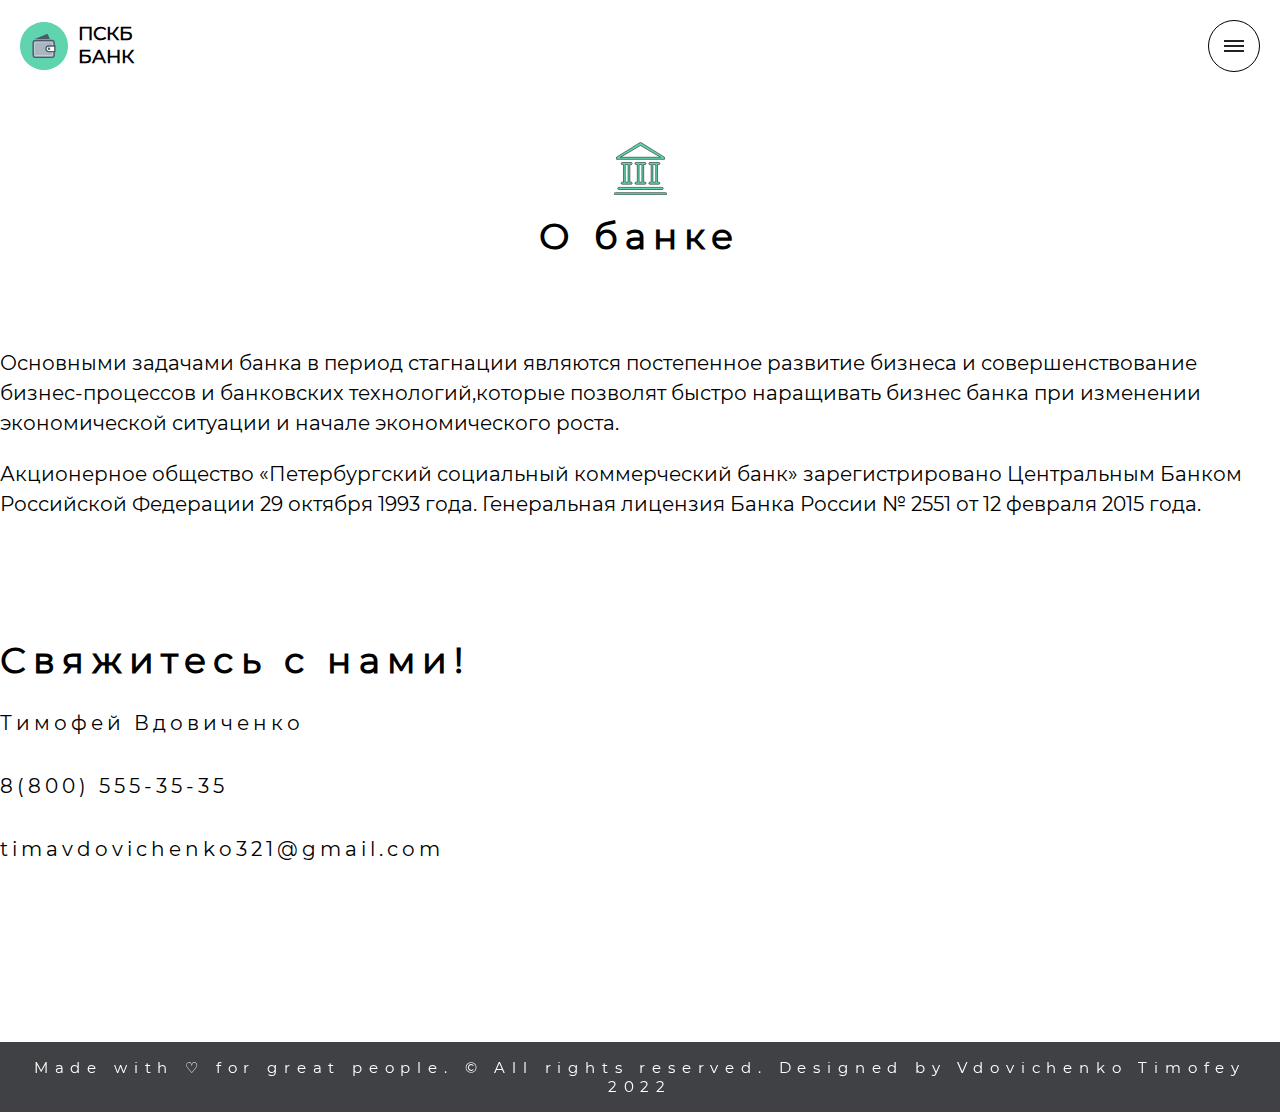
<file: about.html>
<!DOCTYPE html>
<html lang="en">
<head>
	<meta charset="UTF-8">
	<meta http-equiv="X-UA-Compatible" content="IE=edge">
	<meta name="viewport" content="width=device-width, initial-scale=1.0">
	<link rel="stylesheet" href="public/css/about.min.css">
	<link rel="icon" href="image/logo.svg">
	<title>Банк | ПСКБ</title>
</head>
<body>
	<header>
		<div class="container">
			<a class="logo" href="index.html">
				<img src="./image/logo.svg" alt="">
				<h3>ПСКБ <br> БАНК</h3>
			</a>
			<nav>
				<div class="section">
					<div class="menu-block">
						<nav class="menu-nav">
						<a class="links" href="index.html">На главную</a>
						<a class="links" href="clients.html">Клиентам</a>
						<a class="links" href="employees.html">Наши сотрудники</a>
						</nav>
						<a href="#" class="menu-btn">
						<span></span>
						</a>
					</div>
				</div>
			</nav>
		</div>
	</header>


	<div class="container">
		<div class="info">
			<div class="bank">
				<img src="./image/bank.svg" alt="">
				<div class="title">О банке</div>
			</div>
			
			<div class="tasks">Основными задачами банка в период стагнации являются постепенное развитие бизнеса и совершенствование
					бизнес-процессов и банковских технологий,которые позволят быстро наращивать бизнес банка при изменении
					экономической ситуации и начале экономического роста.
			</div>
			<div class="text">Акционерное общество «Петербургский социальный коммерческий банк»
						зарегистрировано Центральным Банком Российской Федерации
						29 октября 1993 года. Генеральная лицензия Банка России № 2551 от
						12 февраля 2015 года.
			</div>
				
			<div class="contact">
				<div class="my-contact"> 
					<div class="title">Свяжитесь с нами!</div>
					<div class="name">Тимофей Вдовиченко</div>
					<div class="tel">8(800) 555-35-35</div>
					<div class="email">timavdovichenko321@gmail.com</div>
				</div>
				

				<iframe src="https://www.google.com/maps/embed?pb=!1m18!1m12!1m3!1d1994.6940062045726!2d30.33022469785325!3d60.00356763513626!2m3!1f0!2f0!3f0!3m2!1i1024!2i768!4f13.1!3m3!1m2!1s0x46963475ee23888d%3A0x4bceadfd8a8c0ce!2z0JjQvdGB0YLQuNGC0YPRgiDRgdGA0LXQtNC90LXQs9C-INC_0YDQvtGE0LXRgdGB0LjQvtC90LDQu9GM0L3QvtCz0L4g0L7QsdGA0LDQt9C-0LLQsNC90LjRjw!5e0!3m2!1sru!2sru!4v1649060517106!5m2!1sru!2sru" width="750" height="500" style="border:0;" allowfullscreen="" loading="lazy" referrerpolicy="no-referrer-when-downgrade"></iframe>
			</div>
			
			
		</div>
		
	</div>

	<footer>
		<p class="copyright">Made with ♡ for great people. © All rights reserved. Designed by Vdovichenko Timofey 2022</p>
	</footer>



	<script src='https://cdnjs.cloudflare.com/ajax/libs/jquery/3.3.1/jquery.min.js'></script>
	<script id="rendered-js" >
$('.menu-btn').on('click', function (e) {
e.preventDefault();
$(this).toggleClass('menu-btn_active');
$('.menu-nav').toggleClass('menu-nav_active');
});
</script>
</body>
</html>
</file>
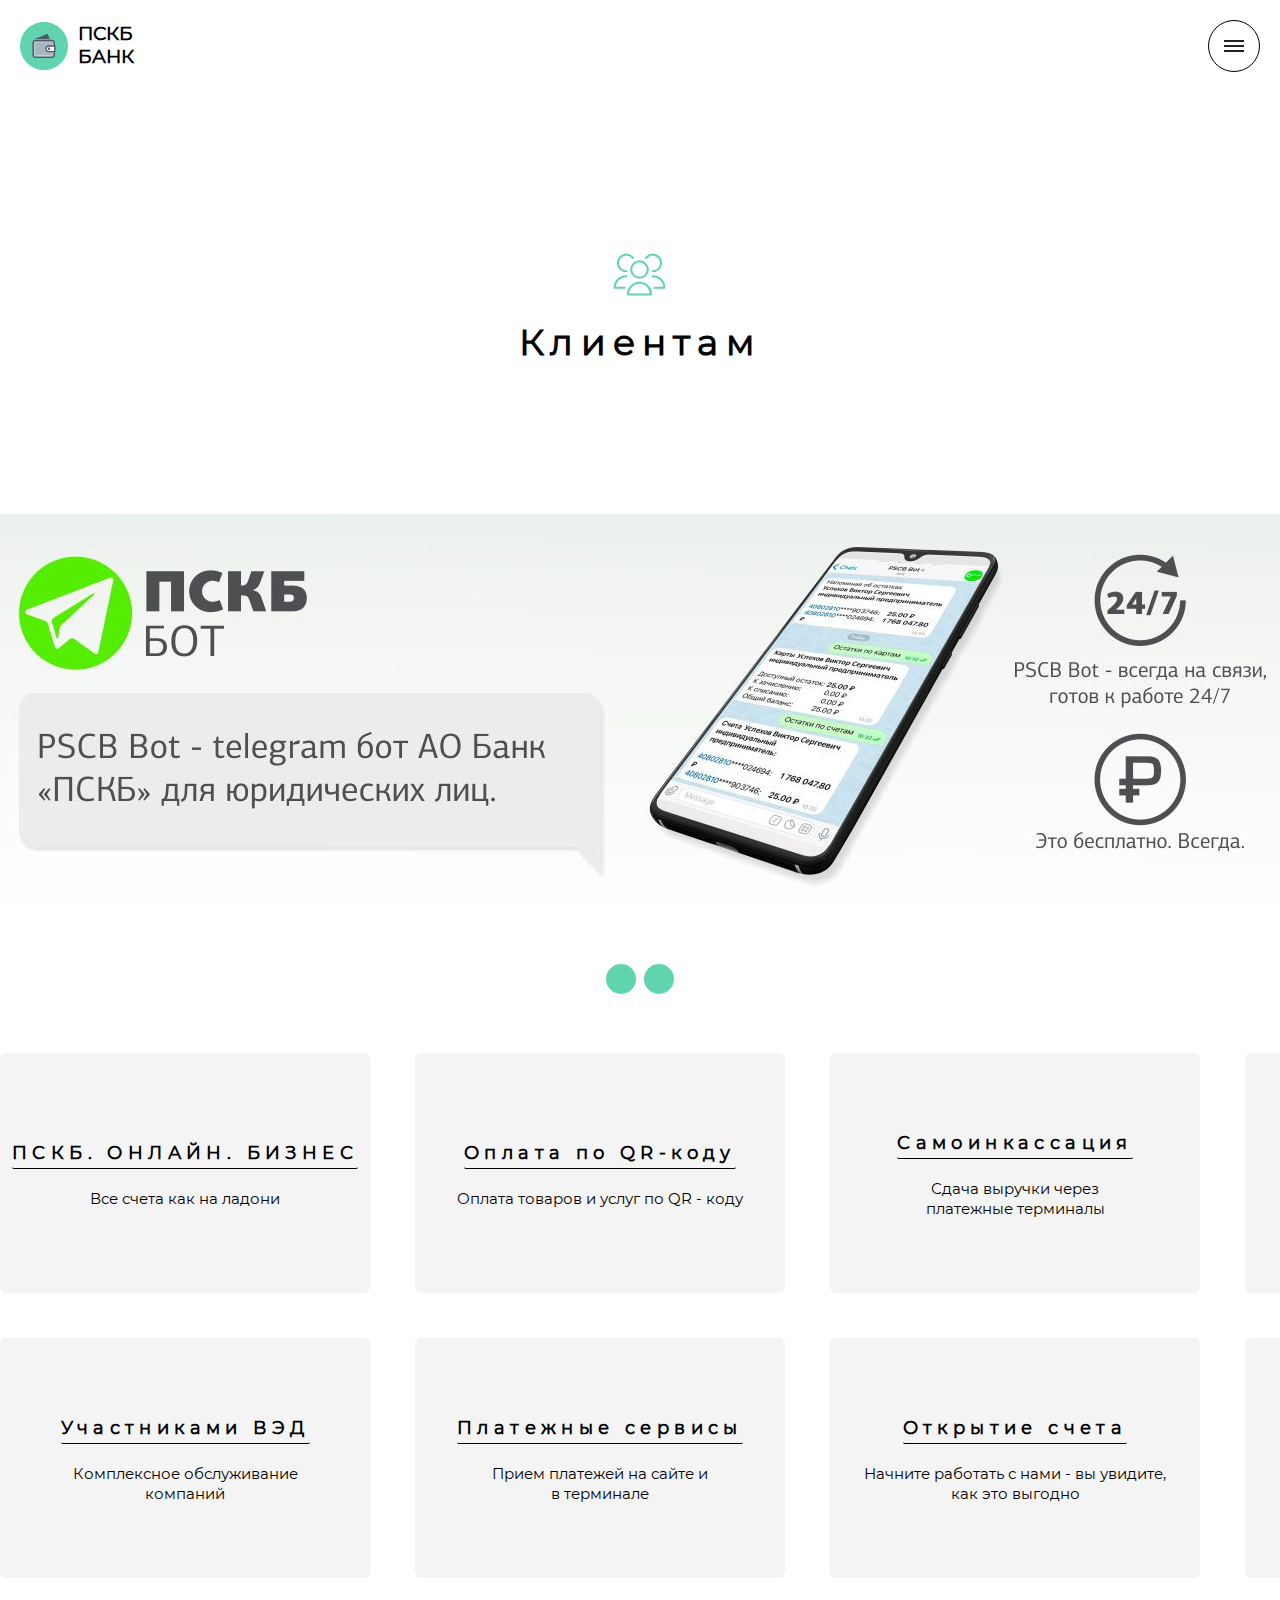
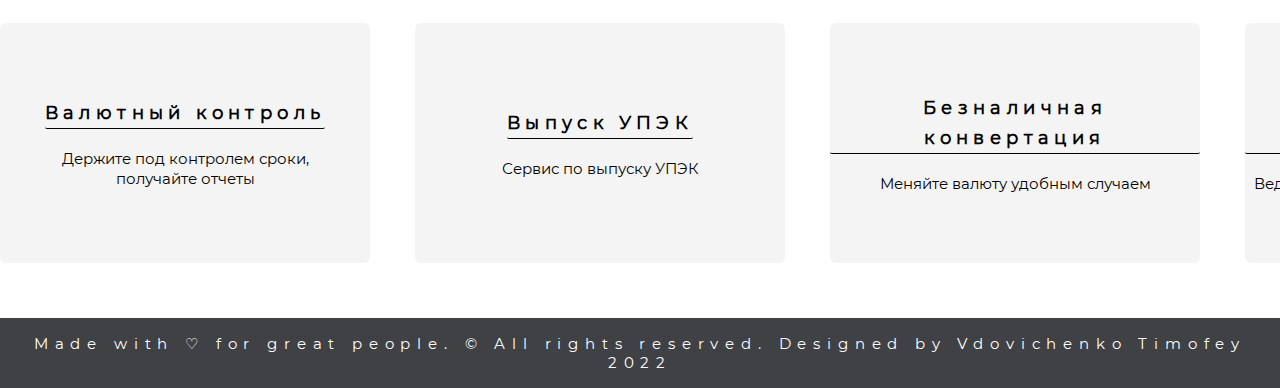
<file: clients.html>
<!DOCTYPE html>
<html lang="en">
<head>
	<meta charset="UTF-8">
	<meta http-equiv="X-UA-Compatible" content="IE=edge">
	<meta name="viewport" content="width=device-width, initial-scale=1.0">
	<link rel="stylesheet" href="public/css/clients.min.css">
	<link rel="icon" href="image/logo.svg">
	<title>Банк | ПСКБ</title>
</head>
<body>
	<header>
		<div class="container">
			<a class="logo" href="index.html">
				<img src="./image/logo.svg" alt="">
				<h3>ПСКБ <br> БАНК</h3>
			</a>
			<nav>
				<div class="section">
					<div class="menu-block">
						<nav class="menu-nav">
						<a class="links" href="about.html">О банке</a>
						<a class="links" href="index.html">На главную</a>
						<a class="links" href="employees.html">Наши сотрудники</a>
						</nav>
						<a href="#" class="menu-btn">
						<span></span>
						</a>
					</div>
				</div>
			</nav>
		</div>
	</header>

	<script src='https://cdnjs.cloudflare.com/ajax/libs/jquery/3.3.1/jquery.min.js'></script>
	<script id="rendered-js" >
$('.menu-btn').on('click', function (e) {
e.preventDefault();
$(this).toggleClass('menu-btn_active');
$('.menu-nav').toggleClass('menu-nav_active');
});
</script>
	
	<div class="container">
		<div class="info">
			<div class="bank">
				<img src="./image/people.svg" alt="">
				<div class="title">Клиентам</div>
			</div>
			
			<div class="slider">
				<div class="slider_line">
					<img src="image/baner.jpeg" alt="">
					<img src="image/banner_sbp.jpeg" alt="">
					<img src="image/payments.jpeg" alt="">
				</div>
			</div>
			<div class="slider_button">
				<button class="slider_two"></button>
				<button class="slider_one"></button>
			</div>
			
		</div>
		<div class="wrapper">
			<div class="box">
				<div class="name">ПСКБ. ОНЛАЙН. БИЗНЕС</div>
				<div class="subtitle">Все счета как на ладони </div>
			</div>
			<div class="box">
				<div class="name">Оплата по QR-коду</div>
				<div class="subtitle">Оплата товаров и услуг по QR - коду</div>
			</div>
			<div class="box">
				<div class="name">Самоинкассация</div>
				<div class="subtitle">Сдача выручки через <br>платежные терминалы</div>
			</div>
			<div class="box">
				<div class="name">Технология TAP2GO</div>
				<div class="subtitle">Прием платежей по картам </div></div>
			<div class="box">
				<div class="name">Участниками ВЭД</div>
				<div class="subtitle">Комплексное обслуживание <br>компаний</div>
			</div>
			<div class="box">
				<div class="name">Платежные сервисы</div>
				<div class="subtitle">Прием платежей на сайте и <br>в терминале</div>
			</div>
			<div class="box">
				<div class="name">Открытие счета</div>
				<div class="subtitle">Начните работать с нами - вы увидите, <br>как это выгодно</div>
			</div>
			<div class="box">
				<div class="name">Вклады и векселя</div>
				<div class="subtitle">Делайте прибыльные вклады </div>
			</div>
			<div class="box">
				<div class="name">Валютный контроль</div>
				<div class="subtitle">Держите под контролем сроки, <br>получайте отчеты</div>
			</div>
			<div class="box">
				<div class="name">Выпуск УПЭК</div>
				<div class="subtitle">Сервис по выпуску УПЭК</div>
			</div>
			<div class="box">
				<div class="name">Безналичная конвертация</div>
				<div class="subtitle">Меняйте валюту удобным случаем </div>
			</div>
			<div class="box">
				<div class="name">Международные операции</div>
				<div class="subtitle">Ведите простую с зарубежными партнерами</div>
			</div>
		</div>
	</div>

	<footer>
		<p class="copyright">Made with ♡ for great people. © All rights reserved. Designed by Vdovichenko Timofey 2022</p>
	</footer>

	<script src="js/script.js"></script>
</body>
</html>
</file>
<file: public/css/about.min.css>
@font-face{font-family:Montserrat;src:url("../../fonts/Montserrat/Montserrat-Regular.ttf")}@font-face{font-family:MontserratBold;src:url("../../fonts/Montserrat/Montserrat-SemiBold.ttf")}body{font-family:'Montserrat', sans-serif}*{margin:0;padding:0}.container{max-width:1612px;margin:0 auto}header{width:100%;height:auto}header .container{display:flex;justify-content:space-between;align-items:center;padding:20px}.logo{color:black;text-decoration:none;display:flex}.logo h3{margin-left:10px}.logo:hover{color:#3E673C}.links{margin-right:100px;text-decoration:none;color:black}.links:hover{color:#5FD4AF}.links:active{color:#3E673C}.links_button{text-decoration:none;color:black;border:1px solid;border-radius:7px;height:72px;padding:17px 43px}.links_button:hover{background:#5FD4AF}.links_button:active{background:#3E673C}.info{display:flex;flex-direction:column;align-items:center;margin-top:50px;height:100vh}.bank{display:flex;flex-direction:column;align-items:center}.title{font-family:'Montserrat';font-style:normal;font-weight:700;font-size:36px;line-height:44px;letter-spacing:0.2em;margin-top:19px;color:#000000}.video{margin-top:30px}.tasks{font-family:'Montserrat';font-size:20px;line-height:30px;margin-top:90px;color:#000000}.text{font-family:'Montserrat';font-style:normal;font-size:20px;line-height:30px;margin-top:21px;color:#000000}.contact{display:flex;flex-direction:row;width:100%;justify-content:space-between;margin-top:100px}.name{font-family:'Montserrat';font-style:normal;font-weight:400;font-size:20px;line-height:44px;letter-spacing:0.2em;margin-top:19px;color:#000000}.tel{font-family:'Montserrat';font-style:normal;font-weight:400;font-size:20px;line-height:44px;letter-spacing:0.2em;margin-top:19px;color:#000000}.email{font-family:'Montserrat';font-style:normal;font-weight:400;font-size:20px;line-height:44px;letter-spacing:0.2em;margin-top:19px;color:#000000}.menu-btn{display:block;width:50px;height:50px;background-color:#fff;border-radius:50%;position:relative;border:1px solid black}.menu-btn:hover{background:#5FD4AF}.menu-btn span,.menu-btn span::before,.menu-btn span::after{position:absolute;top:50%;margin-top:-1px;left:50%;margin-left:-10px;width:20px;height:2px;background-color:#222}.menu-btn span::before,.menu-btn span::after{content:'';display:block;transition:0.2s}.menu-btn span::before{transform:translateY(-5px)}.menu-btn span::after{transform:translateY(5px)}.menu-btn_active span:before{transform:rotate(-35deg);width:10px;transform-origin:left bottom}.menu-btn_active span:after{transform:rotate(35deg);width:10px;transform-origin:left top}.menu-block{display:flex;justify-content:center;align-items:center}.menu-nav a{text-decoration:none;color:#222;text-transform:uppercase;font-weight:100;display:inline-block;margin-right:20px;transition:1s}.menu-nav{transition:0.2s;transform:scaleX(0) translateX(0%);transform-origin:right center;opacity:0;visibility:hidden;height:50px;line-height:50px;background-color:#fff;padding-right:25px;padding-left:25px;margin-right:-25px;border-top-left-radius:50px;border-bottom-left-radius:50px}.menu-nav_active{transform:scaleX(1) translateX(0%);opacity:1;visibility:visible;border:1px solid black}footer{height:70px;background:#3F4144;display:flex;justify-content:center;align-items:center}.copyright{text-align:center;letter-spacing:0.455em;font-size:15px;color:#FFF}
/*# sourceMappingURL=about.min.css.map */
</file>
<file: public/css/clients.min.css>
@font-face{font-family:Montserrat;src:url("../../fonts/Montserrat/Montserrat-Regular.ttf")}@font-face{font-family:MontserratBold;src:url("../../fonts/Montserrat/Montserrat-SemiBold.ttf")}body{font-family:'Montserrat', sans-serif}*{margin:0;padding:0}.container{max-width:1612px;margin:0 auto}header{width:100%;height:auto}header .container{display:flex;justify-content:space-between;align-items:center;padding:20px}.logo{color:black;text-decoration:none;display:flex}.logo h3{margin-left:10px}.logo:hover{color:#3E673C}.links{margin-right:100px;text-decoration:none;color:black}.links:hover{color:#5FD4AF}.links:active{color:#3E673C}.links_button{text-decoration:none;color:black;border:1px solid;border-radius:7px;height:72px;padding:17px 43px}.links_button:hover{background:#5FD4AF}.links_button:active{background:#3E673C}.info{display:flex;flex-direction:column;align-items:center}.bank{display:flex;flex-direction:column;align-items:center;margin-top:156px}.title{font-family:'Montserrat';font-style:normal;font-weight:700;font-size:36px;line-height:44px;letter-spacing:0.2em;margin-top:19px;color:#000000}.slider{margin-top:150px;margin-bottom:55px;width:1398px;height:391px;overflow:hidden}.slider_line{height:391px;width:1398px;display:flex;position:relative;left:0;transition:all ease 1s}.slider_one{width:30px;height:30px;background-color:#5FD4AF;border:none;color:white;text-align:center;text-decoration:none;display:inline-block;font-size:16px;margin:4px 2px;border-radius:50%}.slider_two{width:30px;height:30px;background-color:#5FD4AF;border:none;color:white;text-align:center;text-decoration:none;display:inline-block;font-size:16px;margin:4px 2px;border-radius:50%}.wrapper{display:grid;grid-template-columns:370px 370px 370px 370px;grid-template-rows:240px 240px 240px;grid-gap:45px;margin-top:55px;margin-bottom:55px}.box{display:flex;flex-direction:column;align-items:center;justify-content:center;border-radius:6px;background:#F4F4F4}.name{font-style:normal;font-weight:bold;font-size:18px;line-height:30px;align-items:center;text-align:center;letter-spacing:0.3em;color:#000000;border-bottom:1px solid;border-radius:2px}.subtitle{font-family:'Montserrat';font-style:normal;font-weight:400;font-size:15px;line-height:20px;text-align:center;color:#000000;margin-top:20px}.menu-btn{display:block;width:50px;height:50px;background-color:#fff;border-radius:50%;position:relative;border:1px solid black}.menu-btn:hover{background:#5FD4AF}.menu-btn span,.menu-btn span::before,.menu-btn span::after{position:absolute;top:50%;margin-top:-1px;left:50%;margin-left:-10px;width:20px;height:2px;background-color:#222}.menu-btn span::before,.menu-btn span::after{content:'';display:block;transition:0.2s}.menu-btn span::before{transform:translateY(-5px)}.menu-btn span::after{transform:translateY(5px)}.menu-btn_active span:before{transform:rotate(-35deg);width:10px;transform-origin:left bottom}.menu-btn_active span:after{transform:rotate(35deg);width:10px;transform-origin:left top}.menu-block{display:flex;justify-content:center;align-items:center}.menu-nav a{text-decoration:none;color:#222;text-transform:uppercase;font-weight:100;display:inline-block;margin-right:20px;transition:1s}.menu-nav{transition:0.2s;transform:scaleX(0) translateX(0%);transform-origin:right center;opacity:0;visibility:hidden;height:50px;line-height:50px;background-color:#fff;padding-right:25px;padding-left:25px;margin-right:-25px;border-top-left-radius:50px;border-bottom-left-radius:50px}.menu-nav_active{transform:scaleX(1) translateX(0%);opacity:1;visibility:visible;border:1px solid black}footer{height:70px;background:#3F4144;display:flex;justify-content:center;align-items:center}.copyright{text-align:center;letter-spacing:0.455em;font-size:15px;color:#FFF}
/*# sourceMappingURL=clients.min.css.map */
</file>
